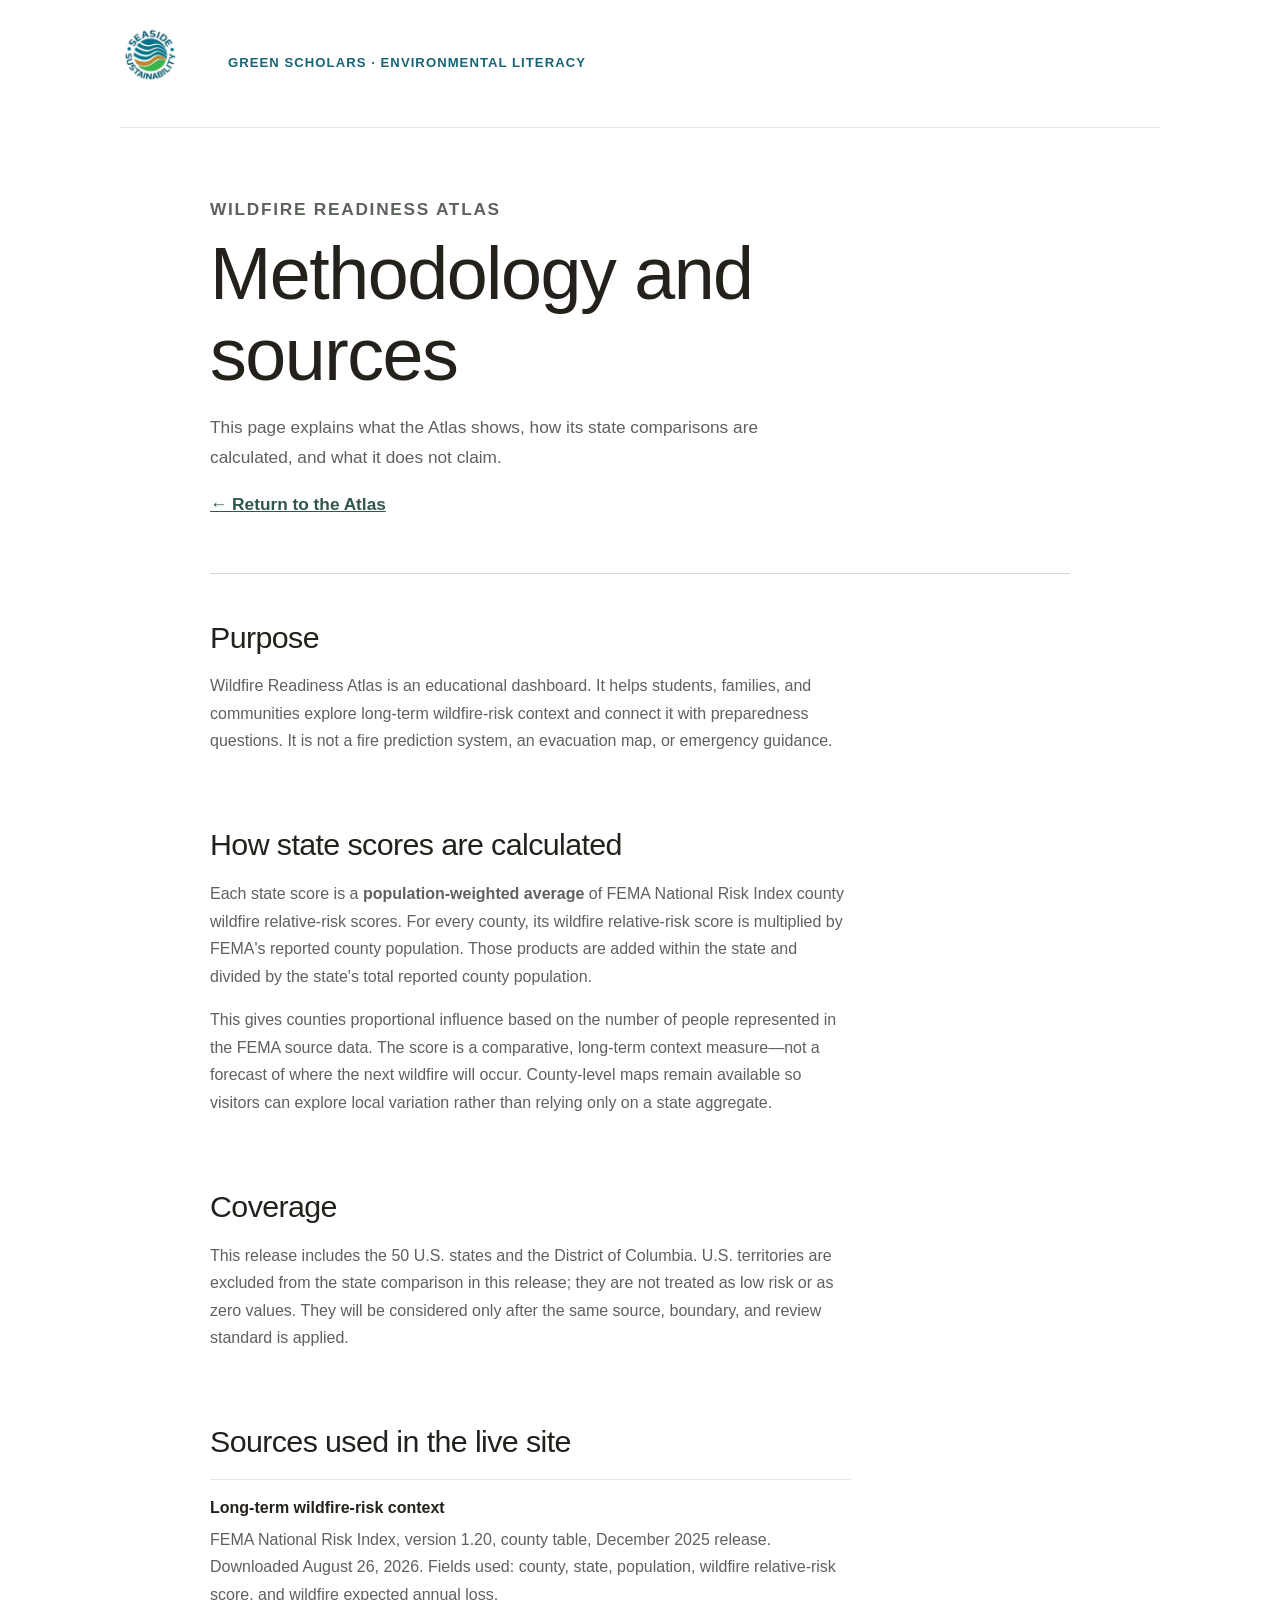
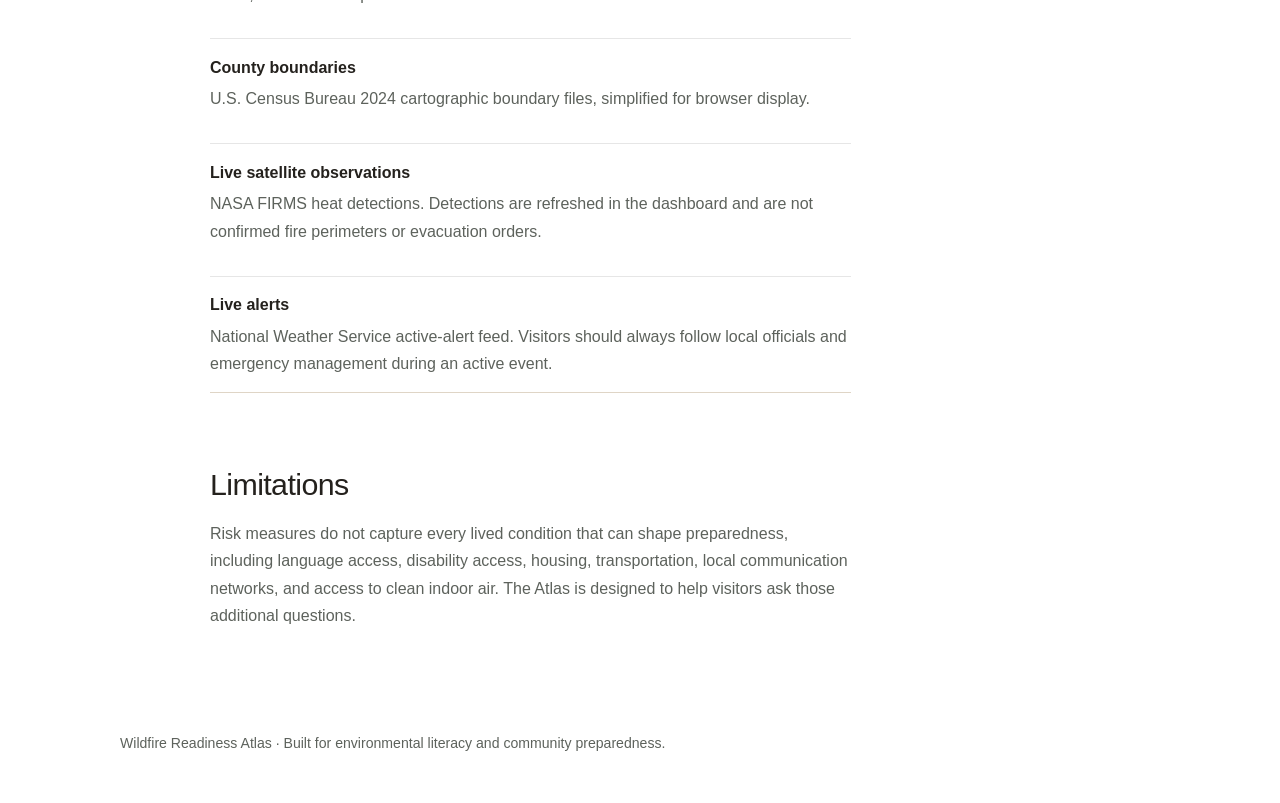
<file: app/methodology.html>
<!doctype html>
<html lang="en">
  <head>
    <meta charset="utf-8" />
    <meta name="viewport" content="width=device-width, initial-scale=1" />
    <meta name="description" content="Public methodology and sources for Wildfire Readiness Atlas." />
    <title>Methodology and sources · Wildfire Readiness Atlas</title>
    <link rel="canonical" href="https://environmental-literacy.seasidesustainability.org/methodology.html" />
    <link rel="stylesheet" href="styles.css?v=20260917-green-scholars" />
  </head>
  <body>
    <div class="site-masthead" aria-label="Seaside Sustainability project header">
      <a href="https://www.seasidesustainability.org/" target="_blank" rel="noreferrer" aria-label="Visit Seaside Sustainability">
        <img src="assets/seaside-sustainability-logo.png" alt="Seaside Sustainability" />
      </a>
      <p>Green Scholars · Environmental Literacy</p>
    </div>
    <header class="method-hero">
      <p class="eyebrow">Wildfire Readiness Atlas</p>
      <h1>Methodology and sources</h1>
      <p>This page explains what the Atlas shows, how its state comparisons are calculated, and what it does not claim.</p>
      <p><a href="./">← Return to the Atlas</a></p>
    </header>

    <main class="method-main">
      <section>
        <h2>Purpose</h2>
        <p>Wildfire Readiness Atlas is an educational dashboard. It helps students, families, and communities explore long-term wildfire-risk context and connect it with preparedness questions. It is not a fire prediction system, an evacuation map, or emergency guidance.</p>
      </section>

      <section>
        <h2>How state scores are calculated</h2>
        <p>Each state score is a <strong>population-weighted average</strong> of FEMA National Risk Index county wildfire relative-risk scores. For every county, its wildfire relative-risk score is multiplied by FEMA's reported county population. Those products are added within the state and divided by the state's total reported county population.</p>
        <p>This gives counties proportional influence based on the number of people represented in the FEMA source data. The score is a comparative, long-term context measure—not a forecast of where the next wildfire will occur. County-level maps remain available so visitors can explore local variation rather than relying only on a state aggregate.</p>
      </section>

      <section>
        <h2>Coverage</h2>
        <p>This release includes the 50 U.S. states and the District of Columbia. U.S. territories are excluded from the state comparison in this release; they are not treated as low risk or as zero values. They will be considered only after the same source, boundary, and review standard is applied.</p>
      </section>

      <section>
        <h2>Sources used in the live site</h2>
        <dl>
          <div><dt>Long-term wildfire-risk context</dt><dd>FEMA National Risk Index, version 1.20, county table, December 2025 release. Downloaded August 26, 2026. Fields used: county, state, population, wildfire relative-risk score, and wildfire expected annual loss.</dd></div>
          <div><dt>County boundaries</dt><dd>U.S. Census Bureau 2024 cartographic boundary files, simplified for browser display.</dd></div>
          <div><dt>Live satellite observations</dt><dd>NASA FIRMS heat detections. Detections are refreshed in the dashboard and are not confirmed fire perimeters or evacuation orders.</dd></div>
          <div><dt>Live alerts</dt><dd>National Weather Service active-alert feed. Visitors should always follow local officials and emergency management during an active event.</dd></div>
        </dl>
      </section>

      <section>
        <h2>Limitations</h2>
        <p>Risk measures do not capture every lived condition that can shape preparedness, including language access, disability access, housing, transportation, local communication networks, and access to clean indoor air. The Atlas is designed to help visitors ask those additional questions.</p>
      </section>
    </main>

    <footer>Wildfire Readiness Atlas · Built for environmental literacy and community preparedness.</footer>
  </body>
</html>
</file>
<file: app/styles.css>
:root { --ink:#24211d; --muted:#5d625c; --paper:#ffffff; --panel:#ffffff; --line:#dfd5c6; --forest:#315749; --ember:#ab4f2d; --gold:#ca8e36; --low:#719378; --high:#b85134; --medium:#cb913d; }
* { box-sizing:border-box; } body { margin:0; background:#ffffff; color:var(--ink); font:16px/1.72 "Avenir Next",Avenir,"Century Gothic","Helvetica Neue",Arial,sans-serif; font-weight:400; }
.skip-link { position:absolute; left:-999px; } .skip-link:focus { left:1rem; top:1rem; z-index:10; background:#fff; padding:.7rem; }
.hero, main, footer { width:min(1040px, calc(100% - 2.5rem)); margin:auto; } .hero { position:relative; isolation:isolate; min-height:27rem; margin-top:1.4rem; padding:3.2rem 3.6rem 4rem; overflow:hidden; border:1px solid #dcdcdc; border-radius:0; background:#50321f url("assets/rim-fire-2013.png") center 58% / cover no-repeat; color:#fffdf8; box-shadow:none; } .hero::before { content:""; position:absolute; inset:0; z-index:-1; background:linear-gradient(90deg,rgba(22,24,20,.68) 0%,rgba(22,24,20,.4) 57%,rgba(22,24,20,.1) 100%); } .hero-layout { display:flex; align-items:flex-start; justify-content:space-between; gap:2rem; } .eyebrow { text-transform:uppercase; letter-spacing:.1em; color:var(--forest); font-size:.74rem; font-weight:600; margin:0 0 .55rem; } .hero .eyebrow { color:#d6edcf; } h1,h2 { font-family:"Avenir Next",Avenir,"Century Gothic","Helvetica Neue",Arial,sans-serif; font-weight:400; letter-spacing:-.02em; } h1 { font-size:clamp(2.5rem, 5vw, 4.45rem); line-height:1.1; max-width:15ch; margin:.1rem 0 1rem; } h2 { font-size:1.65rem; line-height:1.28; margin:.2rem 0 .75rem; } .hero-copy { max-width:52ch; font-size:1.1rem; color:#fff8ed; } .project-byline { width:17rem; flex:0 0 17rem; margin:0; padding:1rem; border:1px solid rgba(255,253,248,.44); border-radius:4px; background:rgba(24,28,23,.48); backdrop-filter:blur(4px); text-align:center; } .project-byline img { display:block; width:8.4rem; height:8.4rem; margin:0 auto .8rem; border:3px solid #f7efe1; border-radius:50%; object-fit:cover; object-position:center; box-shadow:0 8px 24px rgba(0,0,0,.28); background:#dce8df; } .project-byline figcaption { color:#f7f1e7; font-size:1rem; line-height:1.42; } .project-byline strong { display:block; color:#fffdf8; font-size:1.26rem; } .project-byline span { display:block; margin-top:.28rem; font-weight:700; } .photo-credit { position:absolute; right:1.2rem; bottom:.7rem; margin:0; color:#fffdf8; font-size:.72rem; text-shadow:0 1px 3px #000; } .photo-credit a { color:#fffdf8; text-decoration-color:#d6edcf; text-underline-offset:2px; } .safety-note { position:relative; max-width:48rem; margin:1.8rem 0 0; padding:.7rem .85rem; border-left:2px solid #b9dcae; background:rgba(28,30,25,.55); color:#fffdf8; font-size:.88rem; }
main { display:grid; gap:1.6rem; padding:1.8rem 0 3rem; } main > *, .content-grid, .panel { min-width:0; } .status-panel, .panel, .summary-grid article, .learn-panel { background:var(--panel); border:1px solid var(--line); border-radius:10px; box-shadow:0 6px 18px rgba(56,40,25,.07); } .status-panel { padding:1.35rem; display:flex; justify-content:space-between; gap:1rem; align-items:flex-start; } .status-panel p { margin:.25rem 0; color:var(--muted); } .updated-at { white-space:nowrap; font-size:.87rem; } .risk-date { max-width:72ch; font-size:.87rem; }
.state-loading { position:fixed; z-index:40; top:1rem; left:50%; width:min(28rem,calc(100vw - 2rem)); padding:.8rem 1rem; transform:translateX(-50%); border:1px solid #b9d0c0; border-radius:12px; background:#fffdf9; box-shadow:0 14px 36px rgba(16,42,50,.22); }.loading-copy { display:flex; justify-content:space-between; gap:1rem; color:var(--ink); font-size:.88rem; font-weight:750; }.loading-copy strong { font-variant-numeric:tabular-nums; }.loading-track { height:.52rem; margin-top:.55rem; overflow:hidden; border-radius:999px; background:#dce8df; }.loading-track span { display:block; width:0; height:100%; border-radius:inherit; background:linear-gradient(90deg,var(--forest),#5f9e75); transition:width .18s ease; }
.summary-grid { display:grid; grid-template-columns:repeat(3, 1fr); gap:1rem; } .summary-grid article { padding:1.18rem; border-top:4px solid #d4b77d; } .summary-grid p, .summary-grid span { margin:0; color:var(--muted); font-size:.9rem; display:block; } .summary-grid strong { font-family:Lora,Georgia,serif; font-size:2rem; display:block; margin:.15rem 0; }
.content-grid { display:grid; grid-template-columns:minmax(0, 1.8fr) minmax(260px, .8fr); gap:1.25rem; } .panel { padding:1.55rem; } .panel-heading { display:flex; justify-content:space-between; gap:1rem; } .legend { color:var(--muted); font-size:.8rem; white-space:nowrap; } .swatch { width:.62rem; height:.62rem; display:inline-block; border-radius:50%; margin:0 .22rem 0 .45rem; } .swatch.high { background:var(--high); }.swatch.medium { background:var(--medium); }.swatch.low { background:var(--low); }.panel-intro, .state-detail p, .methodology p { color:var(--muted); }
.state-map { display:grid; grid-template-columns:repeat(12, minmax(2.25rem, 1fr)); grid-template-rows:repeat(9, 3rem); gap:.28rem; margin:1.2rem 0 .2rem; padding:.55rem; background:linear-gradient(135deg,#edf3ef,#f8fbf7); border:1px solid #dae6dd; border-radius:13px; overflow-x:auto; } .state-button { min-height:2.7rem; border:1px solid color-mix(in srgb, var(--risk-color, #e2e7e0), #fff 35%); border-radius:8px; background:var(--risk-color, #e2e7e0); color:var(--ink); font-weight:850; cursor:pointer; box-shadow:0 1px 0 #ffffff9c inset; } .state-button[data-band="High"] { color:#4b1608; }.state-button:hover,.state-button:focus-visible { outline:3px solid var(--forest); outline-offset:2px; transform:translateY(-1px); }.state-button[disabled] { cursor:not-allowed; opacity:.7; }
.firms-live-badge { display:flex; align-items:center; gap:.45rem; margin:.35rem 0 .55rem; padding:0 0 .65rem; border:0; border-bottom:1px solid #d9e2de; border-radius:0; background:transparent; color:#245f67; font-size:.78rem; font-weight:600; letter-spacing:.025em; }.firms-live-badge span { width:.5rem; height:.5rem; flex:0 0 .5rem; border-radius:50%; background:#c34d32; box-shadow:none; animation:none; }.firms-live-badge.is-unavailable { color:#65716d; border-color:#d9e2de; background:transparent; }.firms-live-badge.is-unavailable span { background:#8c9691; animation:none; }.firms-conditions { border-color:#d9e2de; background:transparent; } @keyframes live-pulse { 70% { box-shadow:none; } 100% { box-shadow:none; } }
.map-cta { margin:1.1rem 0 .45rem; padding:0 0 .75rem; border:0; border-bottom:1px solid #d9e2de; background:transparent; color:#3f4e49; font-size:.96rem; }
.metrics { display:grid; grid-template-columns:1fr 1fr; gap:.75rem; margin:1.25rem 0; }.metrics div { border-top:1px solid var(--line); padding-top:.55rem; }.metrics dt { color:var(--muted); font-size:.8rem; }.metrics dd { margin:.08rem 0; font-size:1.15rem; font-weight:800; }.live-conditions { margin:1.5rem 0; padding:1.3rem 0 0; border:0; border-top:1px solid #d9e2de; border-radius:0; background:transparent; }.live-conditions h3 { margin:.1rem 0 .45rem; color:#245f67; font-size:1.14rem; font-weight:500; }.live-conditions p { margin:.35rem 0; font-size:.96rem; }.live-time { color:var(--muted); font-size:.8rem !important; }.resource-link { color:#245f67; font-weight:600; }
.learn-panel { padding:2.5rem 0; display:grid; grid-template-columns:.72fr 1.55fr; gap:3.5rem; background:transparent; border:0; border-top:1px solid #d9e2de; border-bottom:1px solid #d9e2de; }.learn-panel ol { margin:0; padding-left:1.15rem; }.learn-panel li { margin:0; padding:.7rem 0; border-bottom:1px solid #e7ece9; }.learn-panel li:last-child { border-bottom:0; }.methodology a { color:var(--forest); font-weight:600; } footer { padding:1.8rem 0 3rem; color:var(--muted); font-size:.88rem; }
.concentration-panel { padding:2.3rem 0; border:0; border-top:1px solid #d9e2de; border-bottom:1px solid #d9e2de; }.panel-meta { font-size:.84rem; color:var(--muted); }.concentration-list { display:grid; gap:0; margin-top:1.2rem; }.concentration-row { display:grid; grid-template-columns:2.5rem minmax(7.5rem, 1fr) minmax(8rem, 3fr) 3.8rem; gap:.65rem; align-items:center; width:100%; text-align:left; border:0; border-bottom:1px solid #edf0ee; border-radius:0; padding:.72rem .1rem; background:transparent; color:var(--ink); cursor:pointer; }.concentration-row:hover,.concentration-row:focus-visible { background:#f7f9f8; outline:1px solid #9bb9ae; outline-offset:-1px; }.rank { font:600 .78rem/1 "Avenir Next",Avenir,sans-serif; color:#6d7772; }.chart-state { font-weight:500; }.bar-track { height:.38rem; overflow:hidden; border-radius:0; background:#e5e9e5; }.bar-fill { display:block; height:100%; border-radius:0; background:#b75b3b; }.concentration-row strong { text-align:right; font-weight:600; font-variant-numeric:tabular-nums; }.empty-chart { color:var(--muted); }
.county-panel { position:fixed; z-index:30; inset:clamp(.75rem,2.5vw,2rem); width:min(1080px,calc(100vw - 1.5rem)); max-height:calc(100dvh - 1.5rem); margin:auto; overflow:auto; background:var(--panel); box-shadow:0 24px 70px rgba(16,42,50,.45); }.county-panel:focus { outline:none; } body.county-open { overflow:hidden; }.county-controls { display:flex; align-items:center; justify-content:flex-end; gap:.8rem; }.county-controls .panel-meta { margin:0; }.county-close { border:1px solid var(--line); border-radius:999px; padding:.45rem .85rem; background:var(--paper); color:var(--ink); font:inherit; font-weight:700; cursor:pointer; }.county-close:hover,.county-close:focus-visible { border-color:var(--accent); outline:2px solid var(--accent); outline-offset:2px; }.county-layout { display:grid; grid-template-columns:minmax(0,1.35fr) minmax(13rem,.65fr); gap:1rem; align-items:stretch; margin-top:1rem; }.county-map-wrap { min-height:31rem; display:grid; place-items:center; overflow:hidden; border-radius:14px; background:radial-gradient(circle at 40% 35%,#edf7f0,#dcebe1); border:1px solid #d4e1d8; }.county-map-wrap svg { width:min(100%,40rem); height:auto; max-height:37rem; }.county-path { stroke:#fffdf9; stroke-width:1; opacity:0; transform-box:fill-box; transform-origin:center; animation:county-reveal .55s cubic-bezier(.16,1,.3,1) forwards; cursor:pointer; }.county-path:hover,.county-path:focus { stroke:#102a32; stroke-width:2.5; outline:none; filter:brightness(.9); }.state-overview-tile rect { stroke:#fffdf9; stroke-width:1; }.state-overview-tile text { fill:#102a32; font:700 11px/1 ui-sans-serif,system-ui,sans-serif; pointer-events:none; }.state-overview-tile.selected rect { stroke:#102a32; stroke-width:3; filter:brightness(.9); }.state-overview-tile.selected text { font-weight:900; }.county-tooltip { padding:1.15rem; border-radius:12px; background:#f7f3ea; border:1px solid var(--line); }.county-tooltip h3 { font-family:Georgia,serif; font-size:1.35rem; margin:.2rem 0 .6rem; }.county-tooltip p { color:var(--muted); }.county-metrics { display:grid; grid-template-columns:1fr; gap:.7rem; }.county-metrics div { border-top:1px solid var(--line); padding-top:.55rem; }.county-metrics dt { font-size:.78rem; color:var(--muted); }.county-metrics dd { margin:.1rem 0; font-size:1.1rem; font-weight:800; }.county-note { font-size:.83rem; }.map-loading { fill:var(--muted); font-size:16px; } @keyframes county-reveal { from { opacity:0; transform:scale(.78); } to { opacity:1; transform:scale(1); } }
.firms-dot { fill:#f04d23; stroke:#fff8e9; stroke-width:1.4; opacity:.9; filter:drop-shadow(0 1px 2px #64200d88); animation:firms-pulse 1.6s ease-in-out infinite; pointer-events:auto; } @keyframes firms-pulse { 50% { opacity:.45; transform:scale(1.25); transform-origin:center; } }
@media (max-width:760px) { .hero,main,footer{width:min(100% - 1.3rem,1160px)}.hero{min-height:0;margin-top:.65rem;padding:2.3rem 1.35rem 4rem}.hero-layout{display:block}.project-byline{width:auto; margin:1.4rem 0 0; text-align:left}.project-byline img{width:7.5rem;height:7.5rem;margin:0 0 .75rem}.project-byline figcaption{font-size:1.08rem}.project-byline strong{font-size:1.35rem}.photo-credit{right:1.25rem;left:1.25rem;bottom:.85rem}.summary-grid,.content-grid,.learn-panel,.county-layout{grid-template-columns:minmax(0,1fr)}.summary-grid > *{min-width:0}.status-panel{display:block}.updated-at{white-space:normal}.state-map{width:100%;min-width:0;box-sizing:border-box;grid-template-columns:repeat(12,minmax(2.25rem,1fr))}.legend{white-space:normal}.panel-heading{display:block}.concentration-row{min-width:0;grid-template-columns:1.5rem minmax(0,1fr) minmax(2rem,1.25fr) 2.5rem;gap:.2rem;font-size:.78rem}.chart-state,.concentration-row strong{overflow-wrap:anywhere}.county-map-wrap{min-height:24rem} }

/* Author note intentionally sits outside the wildfire photograph. */
.hero .project-byline { display:none; }
.builder-note { display:grid; grid-template-columns:13rem minmax(0,1fr); gap:2rem; align-items:center; padding:1.7rem 1.25rem; border-top:1px solid var(--line); border-bottom:1px solid var(--line); }
.builder-note .project-byline { width:auto; flex:initial; margin:0; padding:0; border:0; border-radius:0; background:transparent; backdrop-filter:none; text-align:center; }
.builder-note .project-byline img { width:8.4rem; height:8.4rem; margin:0 auto .8rem; border-color:#f7efe1; box-shadow:0 8px 24px rgba(0,0,0,.18); }
.builder-note .project-byline figcaption { color:var(--muted); font-size:1rem; line-height:1.42; }
.builder-note .project-byline strong { color:var(--ink); font-size:1.26rem; }
.builder-note .project-byline span { display:block; margin-top:.28rem; font-weight:700; }
.builder-note .builder-copy { max-width:64ch; margin:.65rem 0 0; color:var(--muted); font-size:1.04rem; }
@media (max-width:760px) { .builder-note { grid-template-columns:1fr; gap:1rem; padding:1.35rem 0; } .builder-note .project-byline { text-align:left; } .builder-note .project-byline img { width:7.5rem; height:7.5rem; margin:0 0 .75rem; } }

.method-hero,.method-main { width:min(860px,calc(100% - 2.5rem)); margin:auto; }.method-hero { padding:4.2rem 0 2.3rem; border-bottom:4px solid var(--forest); }.method-hero h1 { max-width:16ch; font-size:clamp(2.7rem,6vw,4.6rem); }.method-hero > p { max-width:62ch; color:var(--muted); font-size:1.08rem; }.method-hero a,.method-main a { color:var(--forest); font-weight:800; }.method-main { display:grid; gap:2.5rem; padding:2.5rem 0 3.5rem; }.method-main section { max-width:72ch; }.method-main h2 { font-size:1.9rem; }.method-main p { color:var(--muted); }.method-main dl { display:grid; gap:1rem; margin:1.1rem 0; }.method-main dl div { padding:.9rem 0; border-top:1px solid var(--line); }.method-main dt { color:var(--ink); font-weight:800; }.method-main dd { margin:.25rem 0 0; color:var(--muted); }.method-main dl div:last-child { border-bottom:1px solid var(--line); }

.site-masthead { width:min(1040px,calc(100% - 2.5rem)); min-height:8rem; margin:auto; display:flex; align-items:center; gap:1.4rem; border-bottom:1px solid #e7e7e7; }
.site-masthead a { display:block; line-height:0; }
.site-masthead img { display:block; width:5.35rem; height:5.35rem; object-fit:contain; }
.site-masthead p { margin:0; color:#156576; font-size:.82rem; font-weight:600; letter-spacing:.08em; text-transform:uppercase; }
@media (max-width:760px) { .site-masthead { width:min(100% - 1.3rem,1040px); min-height:5.9rem; gap:1rem; } .site-masthead img { width:4.1rem; height:4.1rem; } .site-masthead p { font-size:.7rem; } }

/* Editorial treatment inspired by Seaside Sustainability's reading pages: open white space, calm type, and light rules. */
.status-panel, .panel, .summary-grid article, .learn-panel { border-color:#e7e7e7; border-radius:0; box-shadow:none; }
.panel { padding:2rem; }
.content-grid { gap:2rem; }
.state-map { border-radius:0; background:#fbfcfb; border-color:#e2e9e3; }
.live-conditions, .county-tooltip { border-radius:0; }
.concentration-row { border-radius:0; }
.builder-note { padding:2.1rem 0; border-color:#e7e7e7; }
.method-hero { border-bottom:1px solid #d9d9d9; }
.method-main { gap:3.2rem; }
.method-main dl div { border-color:#e6e6e6; }
</file>
